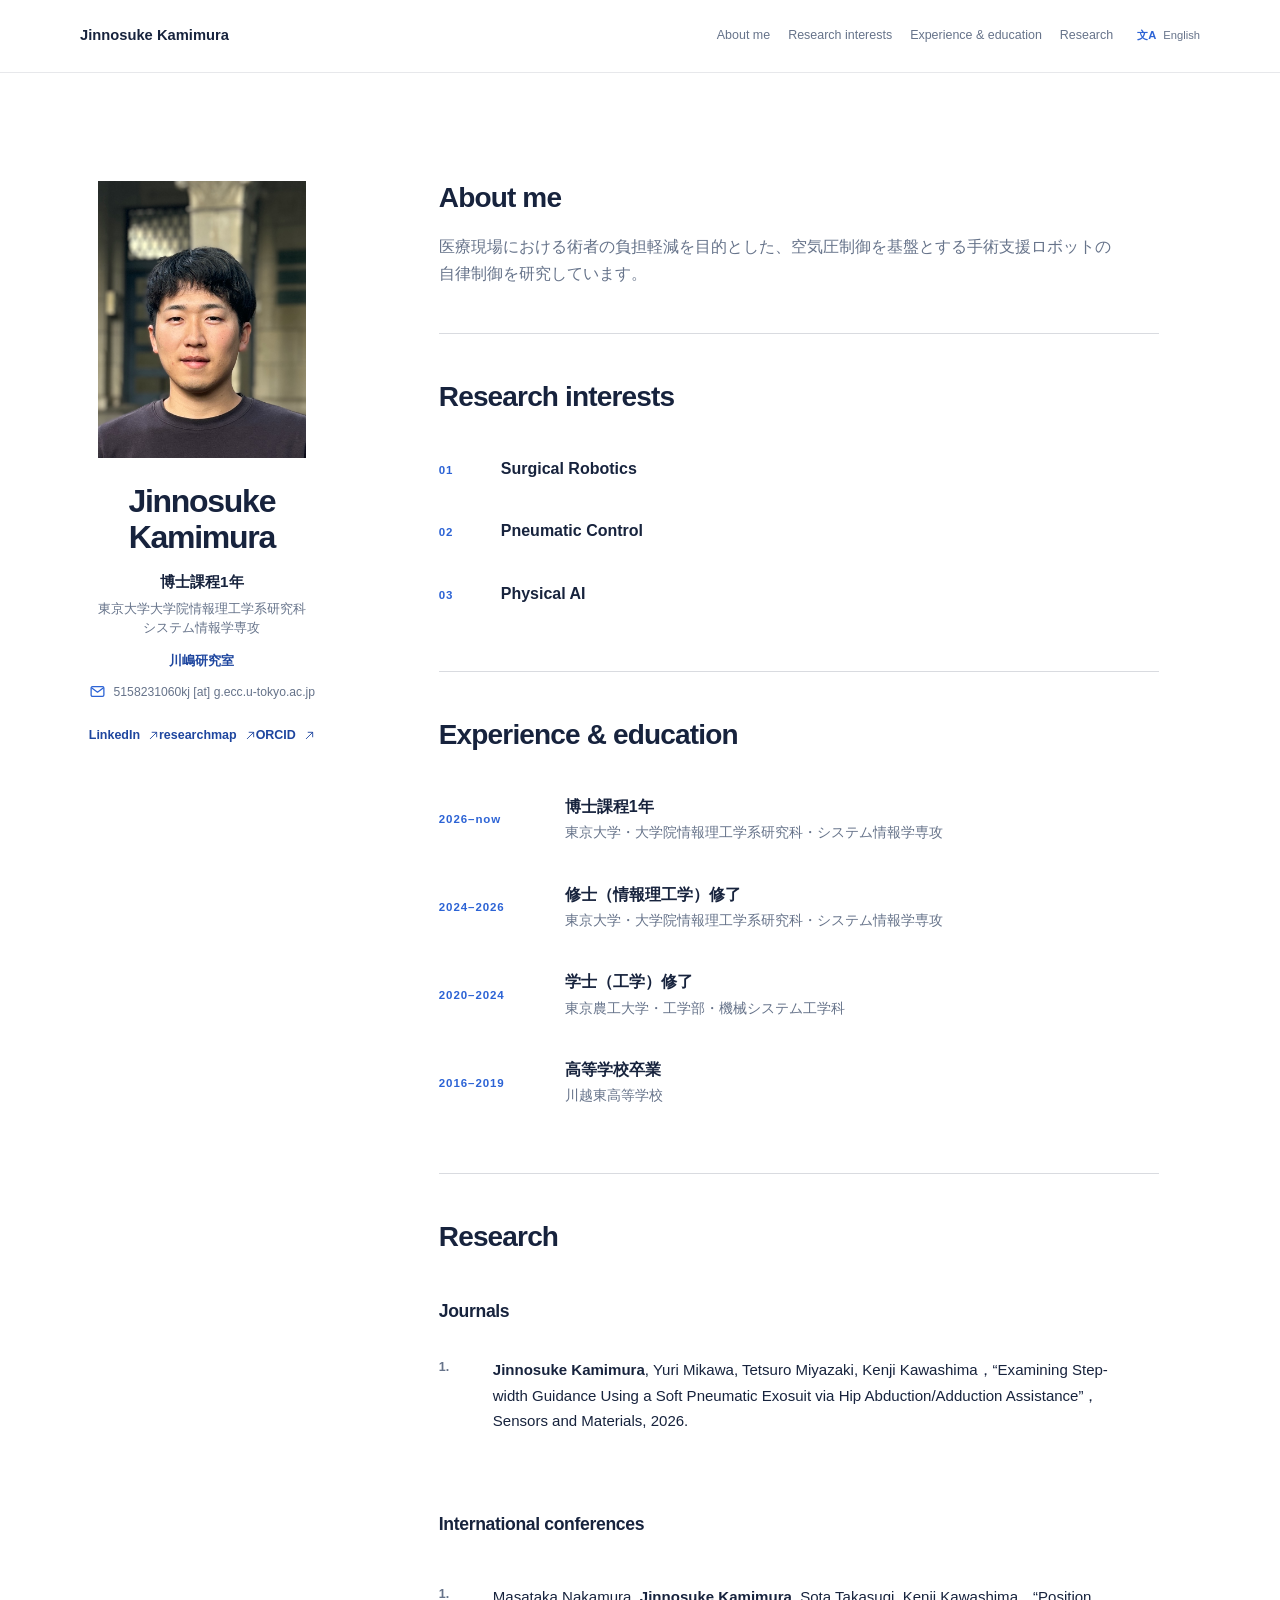
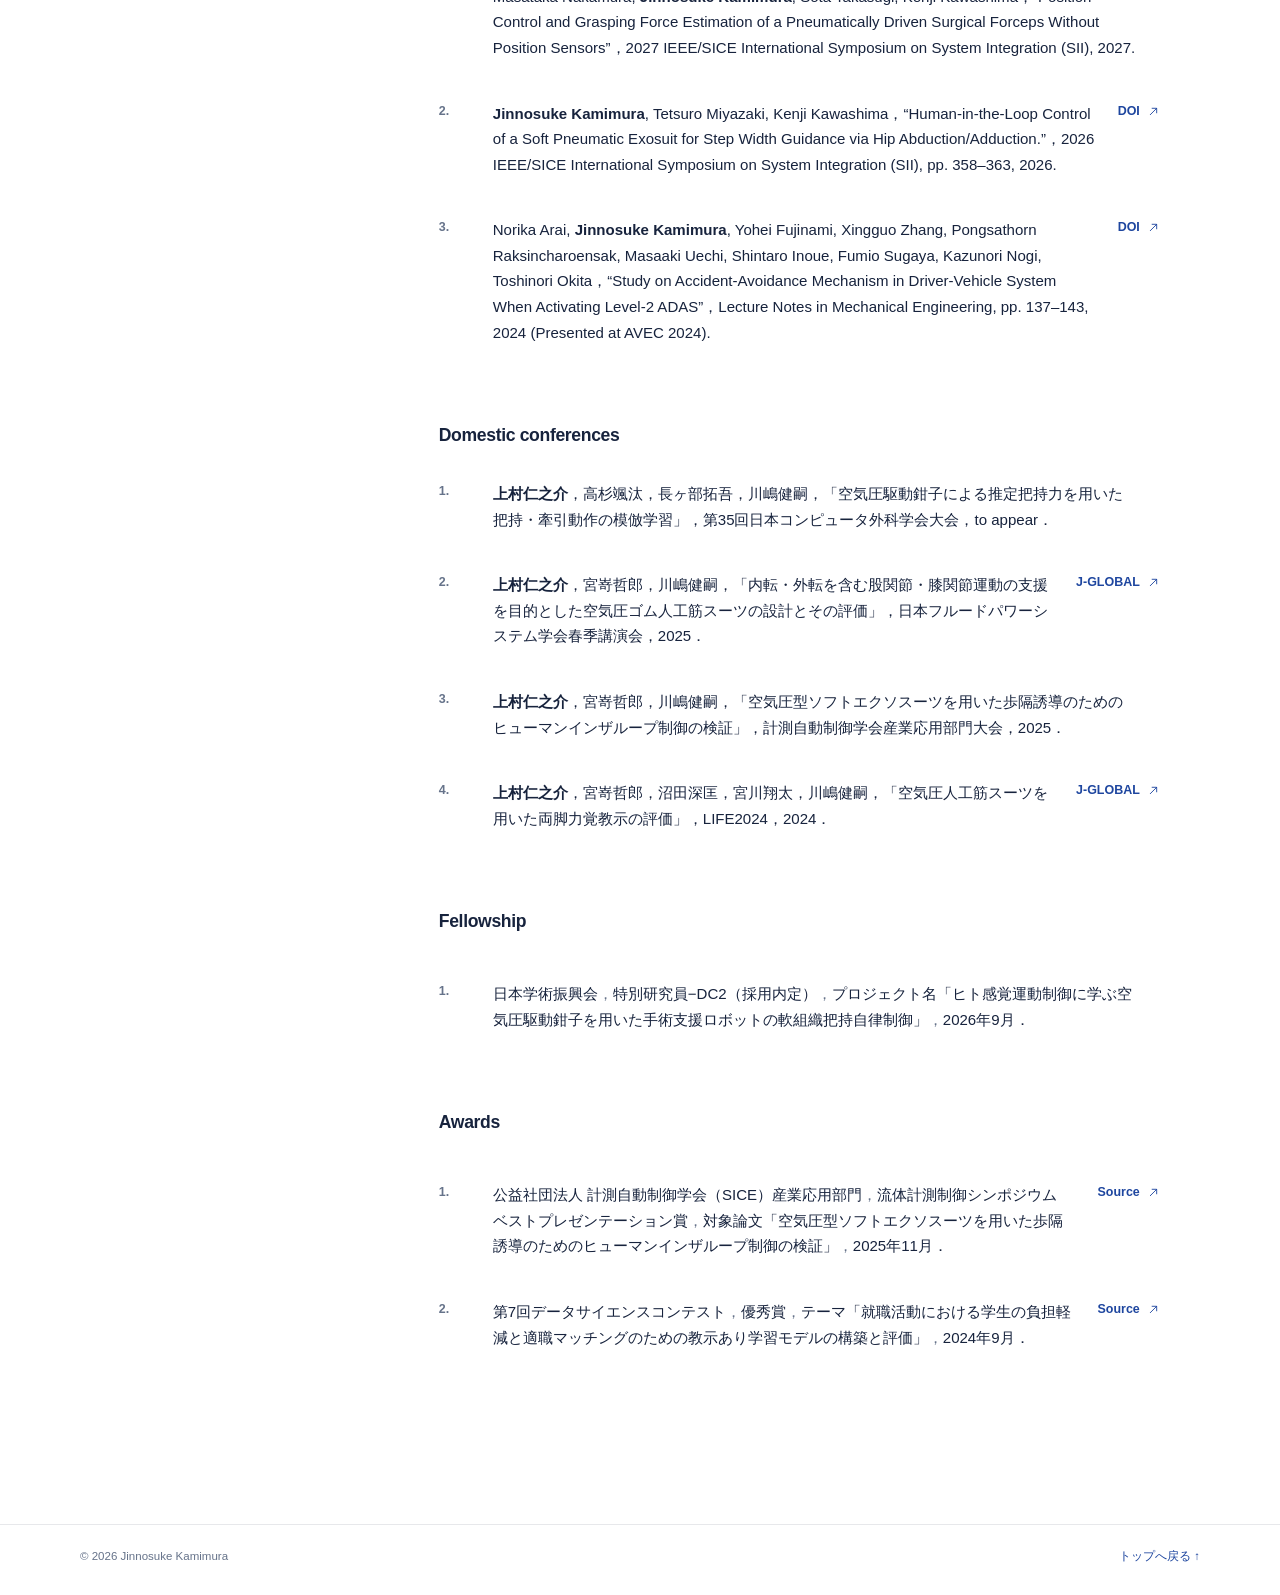
<file: index.html>
<!doctype html>
<html lang="ja">
  <head>
    <meta charset="utf-8">
    <meta name="viewport" content="width=device-width, initial-scale=1">
    <meta name="color-scheme" content="light dark">
    <meta name="format-detection" content="telephone=no">
    <meta name="description" content="Jinnosuke Kamimura | portfolio" data-i18n="meta.description" data-i18n-attr="content">
    <title data-i18n="meta.title">Jinnosuke Kamimura | portfolio</title>
    <link rel="stylesheet" href="styles.css?v=external-link-icon-20261005">
  </head>
  <body>
    <a class="skip-link" href="#main-content" data-i18n="skipLink">本文へ移動</a>

    <header class="site-header">
      <div class="site-header__inner container">
        <a class="brand" href="#about" aria-label="Jinnosuke Kamimura のトップへ" data-i18n="brandHome" data-i18n-attr="aria-label">
          <span class="brand__name">Jinnosuke Kamimura</span>
        </a>
        <nav class="site-nav" aria-label="メインナビゲーション" data-i18n="navLabel" data-i18n-attr="aria-label">
          <a href="#about" data-i18n="nav.about">About me</a>
          <a href="#research-interests" data-i18n="nav.researchInterests">Research interests</a>
          <a href="#experience" data-i18n="nav.experience">Experience &amp; education</a>
          <a href="#research" data-i18n="nav.research">Research</a>
        </nav>
        <div class="site-controls">
          <button class="language-toggle" type="button" data-language-toggle aria-pressed="false" aria-label="英語に切り替える">
            <span class="language-toggle__icon" aria-hidden="true">文A</span>
            <span data-language-label>English</span>
          </button>
        </div>
      </div>
    </header>

    <main id="main-content" class="home-layout container">
      <aside class="home-profile" aria-label="プロフィール概要" data-i18n="profileSnapshot" data-i18n-attr="aria-label">
        <img class="profile-photo" src="images/IMG_4743.jpeg" alt="Jinnosuke Kamimura">
        <h1>Jinnosuke Kamimura</h1>
        <p class="profile-role" data-profile-role>博士課程1年</p>
        <p class="profile-affiliation" data-profile-affiliation>東京大学大学院情報理工学系研究科<br>システム情報学専攻</p>
        <p class="profile-lab"><a data-profile-lab href="https://www.bmc.ipc.i.u-tokyo.ac.jp/index.html" target="_blank" rel="noopener noreferrer">川嶋研究室 <svg class="link-arrow" viewBox="0 0 24 24" aria-hidden="true" focusable="false" fill="none" stroke="currentColor" stroke-width="2" stroke-linecap="round" stroke-linejoin="round"><path d="M5 19L19 5M9 5H19V15"></path></svg></a></p>
        <p class="profile-email" data-profile-email>
          <svg class="profile-email__icon" viewBox="0 0 24 24" aria-hidden="true" focusable="false">
            <rect x="3" y="5" width="18" height="14" rx="2" fill="none" stroke="currentColor" stroke-width="1.8"></rect>
            <path d="m4 7 8 6 8-6" fill="none" stroke="currentColor" stroke-width="1.8" stroke-linecap="round" stroke-linejoin="round"></path>
          </svg>
          <span data-profile-email-text>5158231060kj [at] g.ecc.u-tokyo.ac.jp</span>
        </p>
        <div class="profile-links" data-profile-links>
          <a class="button button--primary" href="https://www.linkedin.com/in/jinnosuke-kamimura-935934416/" target="_blank" rel="noopener noreferrer">LinkedIn <svg class="link-arrow" viewBox="0 0 24 24" aria-hidden="true" focusable="false" fill="none" stroke="currentColor" stroke-width="2" stroke-linecap="round" stroke-linejoin="round"><path d="M5 19L19 5M9 5H19V15"></path></svg></a>
        </div>
      </aside>

      <div class="home-content">
        <section id="about" class="home-section">
          <h2 data-i18n="nav.about">About me</h2>
        <p class="about-copy" data-profile-summary>医療現場における術者の負担軽減を目的とした、空気圧制御を基盤とする手術支援ロボットの自律制御を研究しています。</p>
        </section>

        <section id="research-interests" class="home-section">
          <h2 data-i18n="research.heading">Research interests</h2>
          <div class="research-list theme-grid" data-research-themes>
            <p class="empty-state">研究テーマは準備中です。確認できた内容から順次追加します。</p>
          </div>
        </section>

        <section id="experience" class="home-section">
          <h2 data-i18n="experience.heading">Experience &amp; education</h2>
          <div class="education-list timeline" data-timeline>
            <article class="timeline-item">
              <p class="timeline-item__period">2026–now</p>
              <div class="timeline-item__body">
                <h3>博士課程1年</h3>
                <p>東京大学大学院情報理工学系研究科</p>
                <p class="timeline-item__detail">システム情報学専攻</p>
              </div>
            </article>
          </div>
        </section>

        <section id="research" class="home-section research-section">
          <h2 data-i18n="nav.research">Research</h2>

          <section class="publication-group">
            <h3 class="publication-group__heading" data-i18n="publications.journalsHeading">Journals</h3>
            <div class="publication-list" data-journals>
              <p class="empty-state empty-state--line">The journal list will be updated with confirmed information.</p>
            </div>
          </section>

          <section class="publication-group">
            <h3 class="publication-group__heading" data-i18n="publications.internationalHeading">International conferences</h3>
            <div class="featured-grid" data-international-conferences>
              <p class="empty-state">Selected research outputs are being prepared.</p>
            </div>
          </section>

          <section class="publication-group">
            <h3 class="publication-group__heading" data-i18n="publications.domesticHeading">Domestic conferences</h3>
            <div class="publication-list" data-domestic-conferences>
              <p class="empty-state empty-state--line">The domestic conference list will be updated with confirmed information.</p>
            </div>
          </section>

          <section class="publication-group">
            <h3 class="publication-group__heading" data-i18n="fellowships.heading">Fellowship</h3>
            <div class="awards-grid" data-fellowships>
              <p class="empty-state">Fellowship information is being prepared.</p>
            </div>
          </section>

          <section class="publication-group">
            <h3 class="publication-group__heading" data-i18n="awards.heading">Awards</h3>
            <div class="awards-grid" data-awards>
              <p class="empty-state">Awards are being prepared.</p>
            </div>
          </section>
        </section>
      </div>
    </main>

    <footer class="site-footer">
      <div class="container site-footer__inner">
        <p>© <span data-current-year>2026</span> Jinnosuke Kamimura</p>
        <a href="#about"><span data-i18n="footer.backToTop">トップへ戻る</span> <span aria-hidden="true">↑</span></a>
      </div>
    </footer>

    <noscript>
      <div class="noscript-note" data-i18n="noscript">追加情報を表示するには JavaScript を有効にしてください。</div>
    </noscript>
    <script src="content.js?v=sii-paper-20261031"></script>
    <script src="script.js?v=external-link-icon-20261005"></script>
  </body>
</html>
</file>
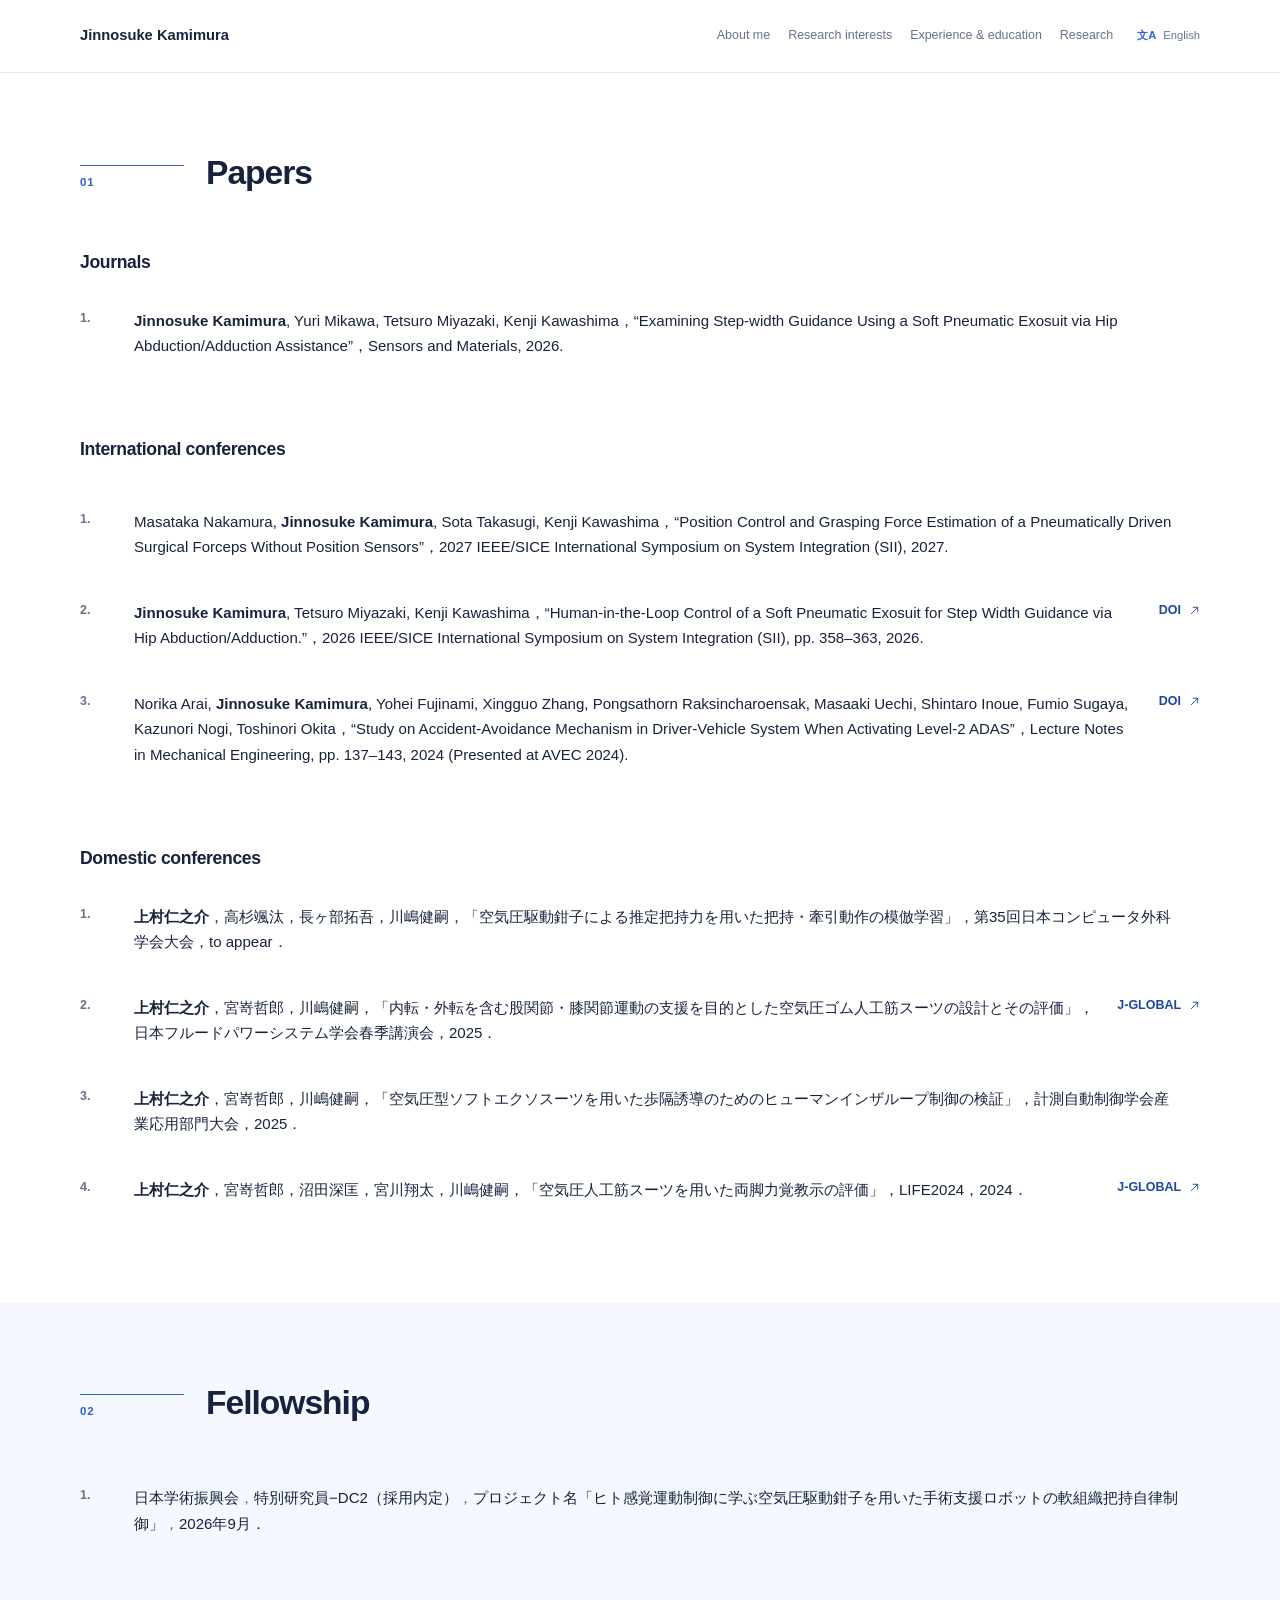
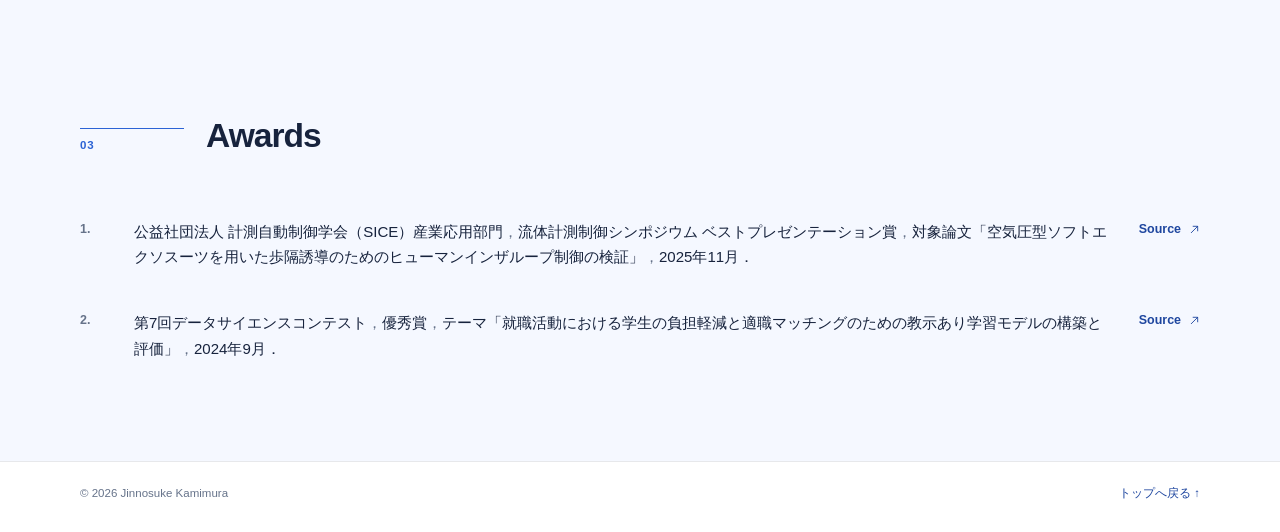
<file: papers.html>
<!doctype html>
<html lang="ja">
  <head>
    <meta charset="utf-8">
    <meta name="viewport" content="width=device-width, initial-scale=1">
    <meta name="color-scheme" content="light dark">
    <meta name="format-detection" content="telephone=no">
    <meta name="description" content="Jinnosuke Kamimura | Papers and Awards" data-i18n="meta.description" data-i18n-attr="content">
    <title data-i18n="meta.title">Jinnosuke Kamimura | Papers and Awards</title>
    <link rel="stylesheet" href="styles.css?v=external-link-icon-20261005">
  </head>
  <body>
    <a class="skip-link" href="#main-content" data-i18n="skipLink">本文へ移動</a>

    <header class="site-header">
      <div class="site-header__inner container">
        <a class="brand" href="index.html#about" aria-label="Jinnosuke Kamimura のトップへ" data-i18n="brandHome" data-i18n-attr="aria-label">
          <span class="brand__name">Jinnosuke Kamimura</span>
        </a>
        <nav class="site-nav" aria-label="メインナビゲーション" data-i18n="navLabel" data-i18n-attr="aria-label">
          <a href="index.html#about" data-i18n="nav.about">About me</a>
          <a href="index.html#research-interests" data-i18n="nav.researchInterests">Research interests</a>
          <a href="index.html#experience" data-i18n="nav.experience">Experience &amp; education</a>
          <a href="index.html#research" data-i18n="nav.research">Research</a>
        </nav>
        <button class="language-toggle" type="button" data-language-toggle aria-pressed="false" aria-label="英語に切り替える">
          <span class="language-toggle__icon" aria-hidden="true">文A</span>
          <span data-language-label>English</span>
        </button>
      </div>
    </header>

    <main id="main-content">
      <section id="publications" class="section-shell">
        <div class="container">
          <div class="section-heading">
            <p class="section-number">01</p>
            <div>
              <h2 data-i18n="publications.heading">Papers</h2>
            </div>
          </div>
          <section id="journals" class="publication-group">
            <h3 class="publication-group__heading" data-i18n="publications.journalsHeading">Journals</h3>
            <div class="publication-list" data-journals>
              <p class="empty-state empty-state--line">The journal list will be updated with confirmed information.</p>
            </div>
          </section>

          <section id="international-conferences" class="publication-group">
            <h3 class="publication-group__heading" data-i18n="publications.internationalHeading">International conferences</h3>
            <div class="featured-grid" data-international-conferences>
              <p class="empty-state">Selected research outputs are being prepared.</p>
            </div>
          </section>

          <section id="domestic-conferences" class="publication-group">
            <h3 class="publication-group__heading" data-i18n="publications.domesticHeading">Domestic conferences</h3>
            <div class="publication-list" data-domestic-conferences>
              <p class="empty-state empty-state--line">The domestic conference list will be updated with confirmed information.</p>
            </div>
          </section>

        </div>
      </section>

      <section id="fellowships" class="section-shell section-shell--tinted">
        <div class="container">
          <div class="section-heading">
            <p class="section-number">02</p>
            <div>
              <h2 data-i18n="fellowships.heading">Fellowship</h2>
            </div>
          </div>
          <div class="awards-grid" data-fellowships>
            <p class="empty-state">Fellowship information is being prepared.</p>
          </div>
        </div>
      </section>

      <section id="awards" class="section-shell section-shell--tinted">
        <div class="container">
          <div class="section-heading">
            <p class="section-number">03</p>
            <div>
              <h2 data-i18n="awards.heading">Awards</h2>
            </div>
          </div>
          <div class="awards-grid" data-awards>
            <p class="empty-state">Awards are being prepared.</p>
          </div>
        </div>
      </section>
    </main>

    <footer class="site-footer">
      <div class="container site-footer__inner">
        <p>© <span data-current-year>2026</span> Jinnosuke Kamimura</p>
        <a href="index.html#about"><span data-i18n="footer.backToTop">トップへ戻る</span> <span aria-hidden="true">↑</span></a>
      </div>
    </footer>

    <noscript>
      <div class="noscript-note" data-i18n="noscript">追加情報を表示するには JavaScript を有効にしてください。</div>
    </noscript>
    <script src="content.js?v=sii-paper-20261031"></script>
    <script src="script.js?v=external-link-icon-20261005"></script>
  </body>
</html>
</file>
<file: styles.css>
:root {
  --bg: #ffffff;
  --surface: #ffffff;
  --ink: #17233d;
  --muted: #66738a;
  --line: rgba(23, 35, 61, 0.16);
  --accent: #2c63d5;
  --accent-dark: #1e469f;
  --accent-soft: #dce7ff;
  --dark: #0b1733;
  --header-bg: rgba(255, 255, 255, 0.94);
  --header-border: rgba(23, 35, 61, 0.1);
  --focus: #6e9cf3;
  --font: "Avenir Next", "Hiragino Sans", "Yu Gothic", "Noto Sans JP", sans-serif;
  --serif: var(--font);
  --sans: var(--font);
}

* {
  box-sizing: border-box;
}

html {
  scroll-behavior: smooth;
}

body {
  margin: 0;
  color: var(--ink);
  background: var(--bg);
  font-family: var(--sans);
  font-weight: 400;
  line-height: 1.7;
}

a {
  color: inherit;
}

button,
a {
  -webkit-tap-highlight-color: transparent;
}

.container {
  width: min(1120px, calc(100% - 48px));
  margin-inline: auto;
}

.skip-link {
  position: fixed;
  top: 12px;
  left: 12px;
  z-index: 100;
  padding: 8px 14px;
  color: #fff;
  background: var(--accent-dark);
  border-radius: 8px;
  transform: translateY(-160%);
}

.skip-link:focus {
  transform: translateY(0);
}

.site-header {
  border-bottom: 1px solid var(--header-border);
  background: var(--header-bg);
}

.site-header__inner {
  display: flex;
  align-items: center;
  justify-content: space-between;
  min-height: 72px;
  gap: 24px;
}

.brand {
  flex: 0 0 auto;
  color: var(--ink);
  font-size: 0.92rem;
  font-weight: 700;
  text-decoration: none;
}

.site-nav,
.site-controls {
  display: flex;
  align-items: center;
  gap: 18px;
}

.site-nav {
  margin-left: auto;
}

.site-nav a {
  color: var(--muted);
  font-size: 0.78rem;
  text-decoration: none;
}

.site-nav a:hover,
.site-nav a:focus-visible,
.brand:hover,
.brand:focus-visible {
  color: var(--accent);
}

.language-toggle {
  display: inline-flex;
  align-items: center;
  gap: 7px;
  padding: 5px 0;
  color: var(--muted);
  background: transparent;
  border: 0;
  cursor: pointer;
  font: inherit;
  font-size: 0.7rem;
  white-space: nowrap;
}

.language-toggle:hover,
.language-toggle:focus-visible {
  color: var(--accent);
}

.language-toggle__icon {
  color: var(--accent);
  font-weight: 700;
  line-height: 1;
}

.home-layout {
  display: grid;
  grid-template-columns: minmax(180px, 0.32fr) minmax(0, 1fr);
  gap: clamp(56px, 9vw, 120px);
  align-items: start;
  min-height: calc(100vh - 72px);
  padding-top: clamp(72px, 12vh, 140px);
  padding-bottom: clamp(72px, 12vh, 140px);
}

.home-profile {
  position: sticky;
  top: 40px;
  text-align: center;
}

.profile-photo {
  display: block;
  width: 208px;
  height: auto;
  margin: 0 auto 26px;
  object-fit: contain;
  border-radius: 0;
}

.home-profile h1 {
  margin: 0;
  font-size: clamp(1.55rem, 2.5vw, 2.1rem);
  font-weight: 700;
  letter-spacing: -0.04em;
  line-height: 1.1;
}

.profile-role {
  margin: 14px 0 0;
  font-size: 0.95rem;
  font-weight: 700;
}

.profile-affiliation {
  margin: 4px 0 0;
  color: var(--muted);
  font-size: 0.8rem;
  line-height: 1.55;
}

.profile-lab {
  margin: 12px 0 0;
  font-size: 0.82rem;
  font-weight: 700;
}

.profile-lab a {
  color: var(--accent-dark);
  text-decoration: none;
}

.profile-lab a:hover,
.profile-lab a:focus-visible {
  color: var(--accent);
  text-decoration: underline;
  text-underline-offset: 4px;
}

.profile-email {
  display: flex;
  align-items: center;
  justify-content: center;
  gap: 8px;
  margin: 10px 0 0;
  color: var(--muted);
  font-size: 0.76rem;
  line-height: 1.5;
  overflow-wrap: anywhere;
}

.profile-email__icon {
  flex: 0 0 auto;
  width: 17px;
  height: 17px;
  color: var(--accent);
}

.profile-links {
  display: flex;
  justify-content: center;
  margin-top: 24px;
}

.button,
.text-link,
.inline-link {
  display: inline-flex;
  align-items: center;
  gap: 8px;
  color: var(--accent-dark);
  font-size: 0.78rem;
  font-weight: 700;
  text-decoration: none;
}

.button:hover,
.button:focus-visible,
.text-link:hover,
.text-link:focus-visible,
.inline-link:hover,
.inline-link:focus-visible {
  color: var(--accent);
  text-decoration: underline;
  text-underline-offset: 4px;
}

.link-arrow {
  display: inline-block;
  width: 0.88em;
  height: 0.88em;
  flex: 0 0 0.88em;
}

.home-content {
  max-width: 720px;
}

.home-section {
  padding: 0 0 46px;
}

.home-section + .home-section {
  padding-top: 46px;
  border-top: 1px solid var(--line);
}

.home-section h2,
.section-heading h2 {
  margin: 0;
  font-size: clamp(1.35rem, 2.4vw, 1.75rem);
  font-weight: 700;
  letter-spacing: -0.03em;
  line-height: 1.2;
}

.about-copy,
.section-copy {
  max-width: 680px;
  margin: 18px 0 0;
  color: var(--muted);
  font-size: 1rem;
}

.research-list,
.theme-grid,
.featured-grid,
.awards-grid {
  display: block;
  margin-top: 24px;
}

.theme-card,
.publication-card,
.award-card,
.project-card {
  min-height: 0;
  padding: 20px 0;
  background: transparent;
  border: 0;
  border-radius: 0;
  box-shadow: none;
}

.theme-card:last-child,
.publication-card:last-child,
.award-card:last-child,
.project-card:last-child {
  border-bottom: 0;
}

.theme-card {
  display: grid;
  grid-template-columns: 44px minmax(0, 1fr);
  gap: 18px;
  align-items: baseline;
}

.theme-card__index,
.section-number,
.publication-card__year,
.award-card__year,
.timeline-item__period {
  color: var(--accent);
  font-size: 0.72rem;
  font-weight: 700;
  letter-spacing: 0.08em;
}

.theme-card__index {
  margin: 0;
}

.theme-card__title,
.award-card__title,
.timeline-item__body h3 {
  margin: 0;
  font-size: 1rem;
  font-weight: 700;
  line-height: 1.4;
}

.theme-card__description,
.award-card__subtitle,
.award-card__issuer,
.award-card__detail,
.timeline-item__body p {
  margin: 6px 0 0;
  color: var(--muted);
  font-size: 0.86rem;
  font-weight: 400;
  line-height: 1.55;
}

.timeline {
  margin-top: 24px;
}

.timeline-item {
  display: grid;
  grid-template-columns: 104px minmax(0, 1fr);
  gap: 22px;
  padding: 20px 0;
  border-bottom: 0;
}

.timeline-item__period {
  padding-top: 3px;
}

.timeline-item__body p {
  margin-top: 4px;
}

.timeline-item__detail {
  color: var(--accent) !important;
}

.empty-state {
  margin: 0;
  padding: 20px 0;
  color: var(--muted);
  border-top: 1px solid var(--line);
  border-bottom: 1px solid var(--line);
  font-size: 0.86rem;
}

.empty-state--line {
  background: transparent;
}

/* The papers page uses the same text-first row layout as the home page. */
.section-shell {
  padding: 80px 0;
}

.section-shell--tinted {
  background: color-mix(in srgb, var(--accent-soft) 28%, var(--bg));
}

.section-heading {
  display: grid;
  grid-template-columns: 104px minmax(0, 1fr);
  gap: 22px;
  align-items: start;
  margin-bottom: 32px;
}

.section-heading .section-number {
  padding-top: 7px;
  border-top: 1px solid currentColor;
}

.section-heading h2 {
  font-size: clamp(1.55rem, 3vw, 2.1rem);
}

.section-heading h2 + p {
  max-width: 620px;
  margin: 12px 0 0;
  color: var(--muted);
  font-size: 0.9rem;
}

.publication-group {
  margin-top: 44px;
}

.publication-group + .publication-group {
  margin-top: 56px;
}

.publication-group__heading {
  margin: 0 0 10px;
  color: var(--ink);
  font-size: 1.1rem;
  font-weight: 700;
  letter-spacing: -0.02em;
}

.publication-list,
.featured-grid {
  counter-reset: publication;
}

.awards-grid {
  counter-reset: recognition;
}

.publication-card,
.award-card,
.project-card {
  display: grid;
  grid-template-columns: 32px minmax(0, 1fr) max-content;
  gap: 22px;
  align-items: start;
}

.publication-card {
  counter-increment: publication;
}

.publication-card::before {
  grid-column: 1;
  grid-row: 1;
  display: block;
  color: var(--muted);
  content: counter(publication) ".";
  font-size: 0.78rem;
  font-weight: 700;
}

.publication-card__reference {
  grid-column: 2;
  margin: 0;
  color: var(--ink);
  font-size: 0.94rem;
  line-height: 1.7;
}

.publication-card__authors,
.publication-card__title,
.publication-card__citation {
  display: inline;
}

.publication-card__title {
  color: var(--ink);
  font-weight: 400;
}

.publication-card__citation {
  color: var(--ink);
}

.publication-card__authors strong {
  color: var(--ink);
  font-weight: 700;
}

.award-card {
  counter-increment: recognition;
}

.award-card::before {
  grid-column: 1;
  grid-row: 1;
  display: block;
  color: var(--muted);
  content: counter(recognition) ".";
  font-size: 0.78rem;
  font-weight: 700;
}

.award-reference {
  grid-column: 2;
  margin: 0;
  color: var(--muted);
  font-size: 0.94rem;
  line-height: 1.7;
}

.award-reference__issuer,
.award-reference__title {
  color: var(--ink);
}

.award-reference__issuer {
  font-weight: 400;
}

.award-reference__detail,
.award-reference__label,
.award-reference__year {
  color: var(--ink);
}

.card-links {
  display: flex;
  flex-wrap: wrap;
  grid-column: 3;
  grid-row: 1;
  gap: 14px;
  justify-content: flex-end;
}

.award-card > .text-link {
  grid-column: 3;
  grid-row: 1;
  justify-self: end;
}

.project-card__type {
  grid-column: 1;
  color: var(--accent);
  font-size: 0.72rem;
  font-weight: 700;
}

.project-card__title,
.project-card__summary {
  grid-column: 2;
}

.project-card > .text-link {
  grid-column: 3;
  justify-self: end;
}

.site-footer {
  color: var(--muted);
  border-top: 1px solid var(--header-border);
}

.site-footer__inner {
  display: flex;
  justify-content: space-between;
  gap: 20px;
  padding: 22px 0 28px;
  font-size: 0.72rem;
}

.site-footer p {
  margin: 0;
}

.site-footer a {
  color: var(--accent-dark);
  text-decoration: none;
}

.noscript-note {
  padding: 12px 20px;
  color: #fff;
  background: var(--accent-dark);
  text-align: center;
  font-size: 0.78rem;
}

:focus-visible {
  outline: 3px solid var(--focus);
  outline-offset: 4px;
}

@media (prefers-color-scheme: dark) {
  :root {
    --bg: #0a1226;
    --surface: #101c35;
    --ink: #edf3ff;
    --muted: #a8b6d0;
    --line: rgba(220, 230, 255, 0.16);
    --accent: #75a2f3;
    --accent-dark: #9dbfff;
    --accent-soft: #1e3157;
    --dark: #071225;
    --header-bg: rgba(10, 18, 38, 0.94);
    --header-border: rgba(220, 230, 255, 0.1);
    --focus: #a9c6ff;
  }
}

@media (max-width: 900px) {
  .site-header__inner {
    flex-wrap: wrap;
    padding: 16px 0;
  }

  .site-nav {
    order: 3;
    width: 100%;
    justify-content: flex-start;
  }

  .home-layout {
    gap: 56px;
  }
}

@media (max-width: 640px) {
  .container {
    width: min(100% - 32px, 1120px);
  }

  .site-controls {
    gap: 12px;
  }

  .home-layout {
    grid-template-columns: 1fr;
    gap: 56px;
    min-height: 0;
    padding-top: 64px;
    padding-bottom: 72px;
  }

  .home-profile {
    position: static;
    text-align: left;
  }

  .profile-photo {
    margin-left: 0;
  }

  .profile-links {
    justify-content: flex-start;
  }

  .home-section {
    padding-bottom: 36px;
  }

  .home-section + .home-section {
    padding-top: 36px;
  }

  .timeline-item,
  .section-heading,
  .project-card {
    grid-template-columns: 74px minmax(0, 1fr);
    gap: 14px;
  }

  .award-card {
    grid-template-columns: 24px minmax(0, 1fr);
    gap: 12px;
  }

  .publication-card {
    grid-template-columns: 24px minmax(0, 1fr);
    gap: 12px;
  }

  .section-heading {
    margin-bottom: 24px;
  }

  .card-links,
  .award-card > .text-link,
  .project-card > .text-link {
    grid-column: 2;
    grid-row: auto;
    justify-content: flex-start;
    justify-self: start;
    margin-top: 12px;
  }

  .site-footer__inner {
    align-items: flex-start;
    flex-direction: column;
  }
}

@media (prefers-reduced-motion: reduce) {
  html {
    scroll-behavior: auto;
  }
}
</file>
